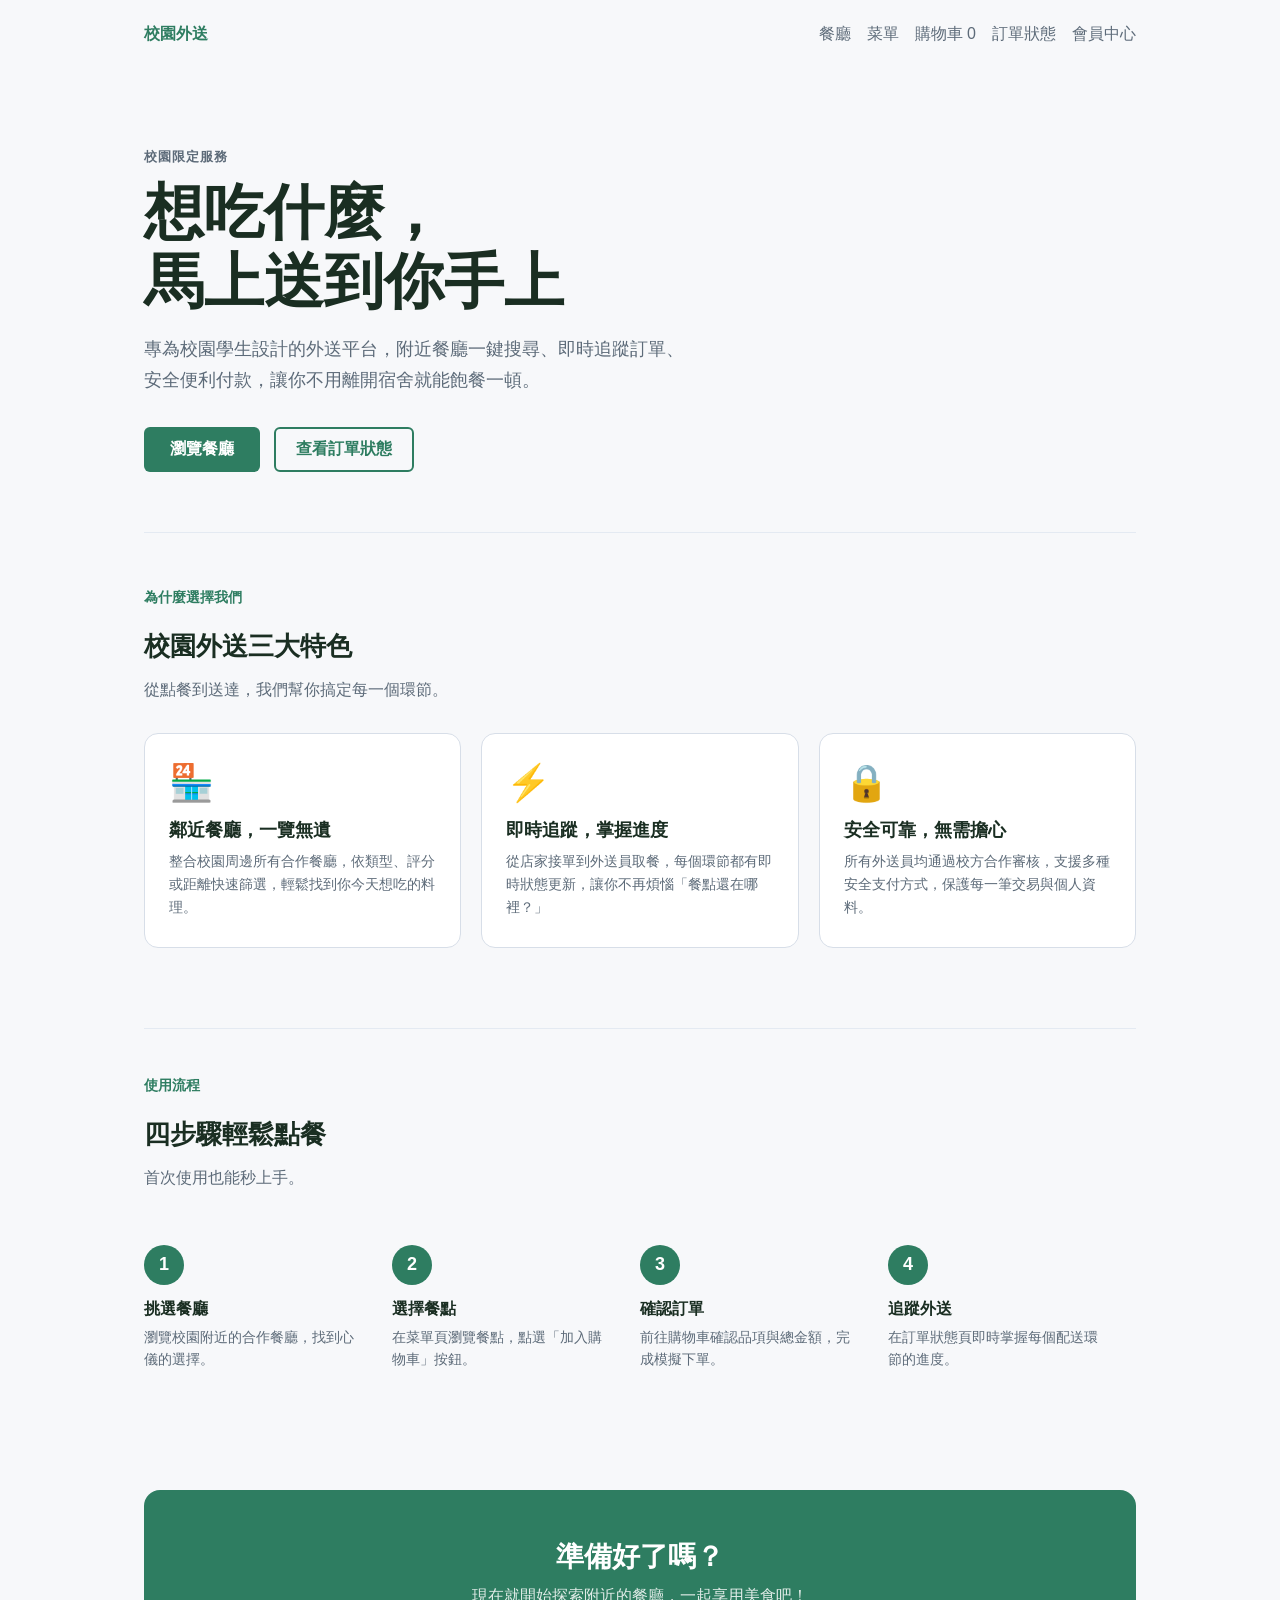
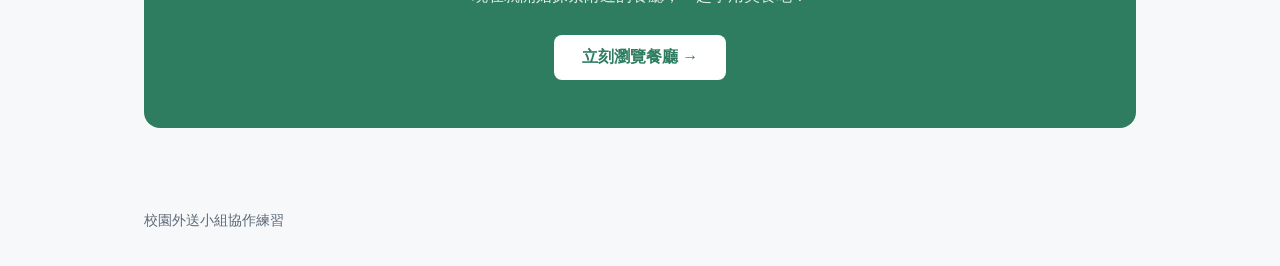
<file: index.html>
<!doctype html>
<html lang="zh-Hant">
  <head>
    <meta charset="UTF-8" />
    <meta name="viewport" content="width=device-width, initial-scale=1.0" />
    <meta name="description" content="校園外送平台｜快速、方便、只為校園學生打造的外送服務。瀏覽附近餐廳、輕鬆點餐、追蹤訂單進度。" />
    <title>校園外送｜首頁</title>
    <link rel="stylesheet" href="css/base.css" />
    <style>
      /* 首頁專屬樣式 */
      .hero {
        padding: 80px 0 60px;
        position: relative;
      }

      .hero .eyebrow {
        font-size: 13px;
        letter-spacing: 0.08em;
        text-transform: uppercase;
      }

      .hero h1 {
        font-size: clamp(38px, 6vw, 60px);
        line-height: 1.15;
        margin: 12px 0 18px;
        color: #1a2e22;
      }

      .hero-desc {
        font-size: 18px;
        max-width: 540px;
        margin-bottom: 32px;
        line-height: 1.7;
      }

      .hero-cta {
        display: flex;
        gap: 14px;
        flex-wrap: wrap;
        align-items: center;
      }

      .button-outline {
        display: inline-block;
        padding: 10px 20px;
        border: 2px solid #2e7d61;
        border-radius: 6px;
        color: #2e7d61;
        font-weight: 700;
        font-size: 16px;
        transition: background 0.2s, color 0.2s;
      }

      .button-outline:hover {
        background: #2e7d61;
        color: #fff;
      }

      .button {
        padding: 10px 24px;
        border: 2px solid transparent; /* 與 button-outline 等高 */
        font-weight: 700;
        font-size: 16px;
        margin-top: 0; /* 覆蓋 base.css 的 margin-top: 12px */
        transition: background 0.2s, transform 0.1s;
      }

      .button:hover {
        background: #236151;
        transform: translateY(-1px);
      }

      /* 服務特色區 */
      .section-title {
        font-size: 26px;
        font-weight: 700;
        color: #1a2e22;
        margin-bottom: 6px;
      }

      .section-subtitle {
        color: #5d6b79;
        margin-bottom: 32px;
        font-size: 16px;
      }

      .features-section {
        padding: 56px 0 40px;
        border-top: 1px solid #e4eaf2;
      }

      .features-grid {
        display: grid;
        grid-template-columns: repeat(auto-fit, minmax(240px, 1fr));
        gap: 20px;
        margin-bottom: 40px;
      }

      .feature-card {
        padding: 28px 24px;
        border: 1px solid #d7dee8;
        border-radius: 14px;
        background: #fff;
        transition: box-shadow 0.2s, transform 0.2s;
      }

      .feature-card:hover {
        box-shadow: 0 6px 24px rgba(46, 125, 97, 0.1);
        transform: translateY(-3px);
      }

      .feature-icon {
        font-size: 36px;
        margin-bottom: 14px;
      }

      .feature-card h3 {
        margin: 0 0 8px;
        font-size: 18px;
        color: #1a2e22;
      }

      .feature-card p {
        margin: 0;
        font-size: 14px;
        color: #5d6b79;
        line-height: 1.65;
      }

      /* 使用步驟區 */
      .steps-section {
        padding: 48px 0 56px;
        border-top: 1px solid #e4eaf2;
      }

      .steps-list {
        display: grid;
        grid-template-columns: repeat(auto-fit, minmax(180px, 1fr));
        gap: 0;
        position: relative;
        margin-bottom: 40px;
      }

      .step-item {
        display: flex;
        flex-direction: column;
        align-items: flex-start;
        padding: 24px 28px 24px 0;
      }

      .step-number {
        width: 40px;
        height: 40px;
        border-radius: 50%;
        background: #2e7d61;
        color: #fff;
        font-weight: 700;
        font-size: 18px;
        display: flex;
        align-items: center;
        justify-content: center;
        margin-bottom: 14px;
        flex-shrink: 0;
      }

      .step-item h3 {
        margin: 0 0 6px;
        font-size: 16px;
        color: #1a2e22;
      }

      .step-item p {
        margin: 0;
        font-size: 14px;
        color: #5d6b79;
        line-height: 1.6;
      }

      /* 底部 CTA 橫幅 */
      .cta-banner {
        background: #2e7d61;
        border-radius: 16px;
        padding: 48px 36px;
        text-align: center;
        margin-bottom: 56px;
        color: #fff;
      }

      .cta-banner h2 {
        margin: 0 0 10px;
        font-size: 28px;
        color: #fff;
      }

      .cta-banner p {
        margin: 0 0 28px;
        font-size: 16px;
        opacity: 0.85;
      }

      .button-white {
        display: inline-block;
        padding: 12px 28px;
        background: #fff;
        color: #2e7d61;
        font-weight: 700;
        border-radius: 8px;
        transition: opacity 0.2s, transform 0.15s;
      }

      .button-white:hover {
        opacity: 0.92;
        transform: translateY(-2px);
      }
    </style>
  </head>
  <body>
    <header class="site-header">
      <a class="brand" href="index.html">校園外送</a>
      <nav aria-label="主要導覽">
        <a href="pages/restaurants.html">餐廳</a>
        <a href="pages/menu.html">菜單</a>
        <a href="pages/cart.html">購物車 <span data-cart-count>0</span></a>
        <a href="pages/order-status.html">訂單狀態</a>
        <a href="pages/profile.html">會員中心</a>
      </nav>
    </header>

    <main class="container">
      <!-- Hero 區塊 -->
      <section class="hero" aria-labelledby="page-title">
        <p class="eyebrow">校園限定服務</p>
        <h1 id="page-title">想吃什麼，<br>馬上送到你手上</h1>
        <p class="hero-desc">專為校園學生設計的外送平台，附近餐廳一鍵搜尋、即時追蹤訂單、安全便利付款，讓你不用離開宿舍就能飽餐一頓。</p>
        <div class="hero-cta">
          <a class="button" href="pages/restaurants.html" id="hero-cta-restaurants">瀏覽餐廳</a>
          <a class="button-outline" href="pages/order-status.html" id="hero-cta-order">查看訂單狀態</a>
        </div>
      </section>

      <!-- 三大服務特色 -->
      <section class="features-section" aria-labelledby="features-title">
        <p class="eyebrow">為什麼選擇我們</p>
        <h2 class="section-title" id="features-title">校園外送三大特色</h2>
        <p class="section-subtitle">從點餐到送達，我們幫你搞定每一個環節。</p>

        <div class="features-grid">
          <article class="feature-card" id="feature-nearby">
            <div class="feature-icon">🏪</div>
            <h3>鄰近餐廳，一覽無遺</h3>
            <p>整合校園周邊所有合作餐廳，依類型、評分或距離快速篩選，輕鬆找到你今天想吃的料理。</p>
          </article>

          <article class="feature-card" id="feature-realtime">
            <div class="feature-icon">⚡</div>
            <h3>即時追蹤，掌握進度</h3>
            <p>從店家接單到外送員取餐，每個環節都有即時狀態更新，讓你不再煩惱「餐點還在哪裡？」</p>
          </article>

          <article class="feature-card" id="feature-safe">
            <div class="feature-icon">🔒</div>
            <h3>安全可靠，無需擔心</h3>
            <p>所有外送員均通過校方合作審核，支援多種安全支付方式，保護每一筆交易與個人資料。</p>
          </article>
        </div>
      </section>

      <!-- 使用步驟 -->
      <section class="steps-section" aria-labelledby="steps-title">
        <p class="eyebrow">使用流程</p>
        <h2 class="section-title" id="steps-title">四步驟輕鬆點餐</h2>
        <p class="section-subtitle">首次使用也能秒上手。</p>

        <div class="steps-list" id="steps-list">
          <div class="step-item" id="step-1">
            <div class="step-number">1</div>
            <h3>挑選餐廳</h3>
            <p>瀏覽校園附近的合作餐廳，找到心儀的選擇。</p>
          </div>
          <div class="step-item" id="step-2">
            <div class="step-number">2</div>
            <h3>選擇餐點</h3>
            <p>在菜單頁瀏覽餐點，點選「加入購物車」按鈕。</p>
          </div>
          <div class="step-item" id="step-3">
            <div class="step-number">3</div>
            <h3>確認訂單</h3>
            <p>前往購物車確認品項與總金額，完成模擬下單。</p>
          </div>
          <div class="step-item" id="step-4">
            <div class="step-number">4</div>
            <h3>追蹤外送</h3>
            <p>在訂單狀態頁即時掌握每個配送環節的進度。</p>
          </div>
        </div>
      </section>

      <!-- 底部 CTA -->
      <section class="cta-banner" aria-labelledby="cta-title">
        <h2 id="cta-title">準備好了嗎？</h2>
        <p>現在就開始探索附近的餐廳，一起享用美食吧！</p>
        <a class="button-white" href="pages/restaurants.html" id="cta-final-btn">立刻瀏覽餐廳 →</a>
      </section>
    </main>

    <footer>校園外送小組協作練習</footer>
    <script src="js/app.js"></script>
  </body>
</html>
</file>
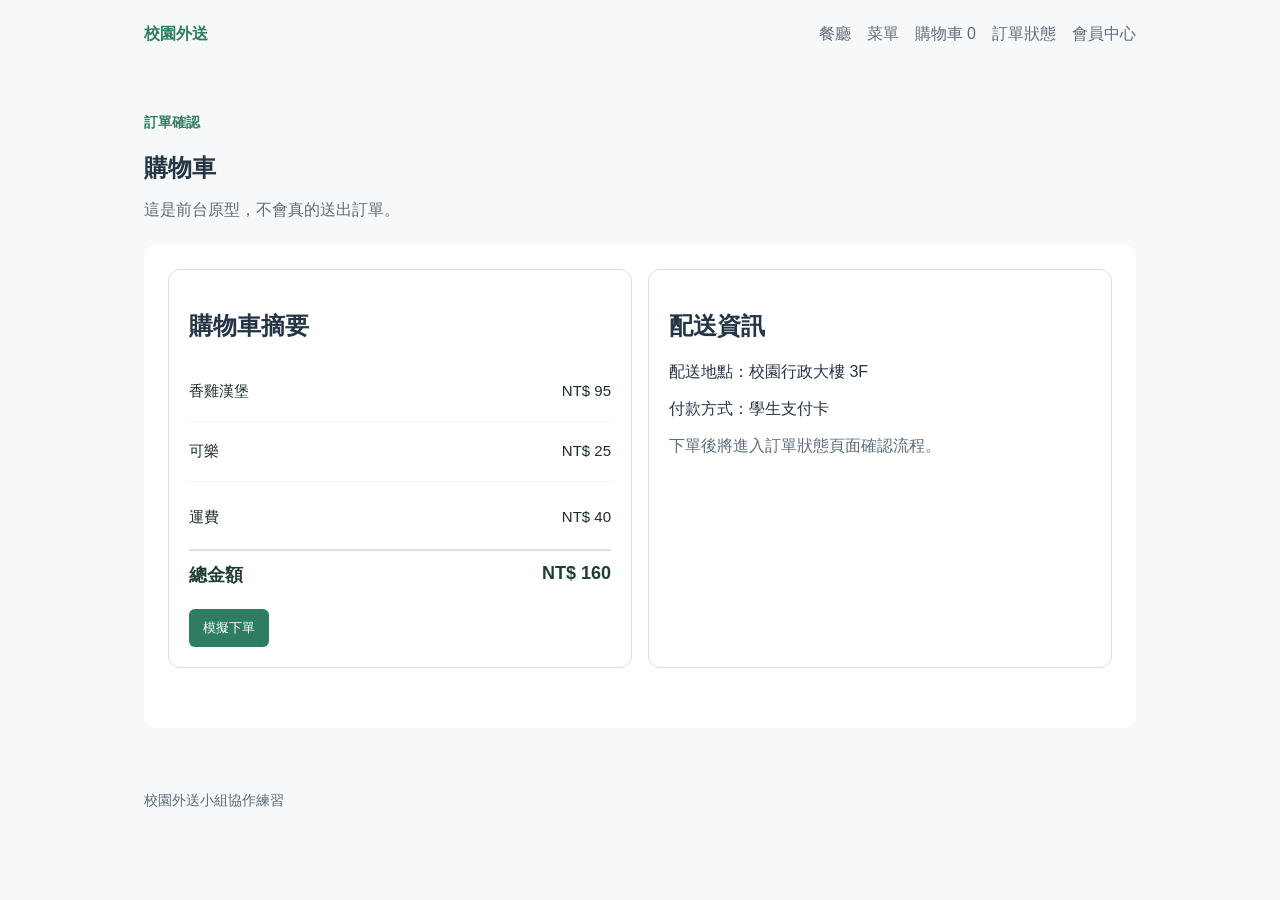
<file: pages/cart.html>
<!doctype html>
<html lang="zh-Hant">
  <head>
    <meta charset="UTF-8" />
    <meta name="viewport" content="width=device-width, initial-scale=1.0" />
    <meta name="description" content="校園外送｜購物車摘要，確認品項與金額後模擬下單。" />
    <title>校園外送｜購物車</title>
    <link rel="stylesheet" href="../css/base.css" />
    <style>
      .summary-list {
        list-style: none;
        padding: 0;
        margin: 0 0 16px;
      }

      .summary-item {
        padding: 10px 0;
        border-bottom: 1px solid #f0f3f7;
      }

      .summary-row {
        display: flex;
        justify-content: space-between;
        font-size: 15px;
        color: #1a2e22;
      }

      .summary-row.total {
        margin-top: 12px;
        font-weight: 700;
        font-size: 18px;
        border-top: 2px solid #d7dee8;
        padding-top: 12px;
      }

      .panel {
        border: none;
      }

      .card {
        transition: box-shadow 0.2s;
      }

      .card:hover {
        box-shadow: 0 6px 24px rgba(46, 125, 97, 0.1);
      }
    </style>
  </head>
  <body>
    <header class="site-header">
      <a class="brand" href="../index.html">校園外送</a>
      <nav aria-label="主要導覽">
        <a href="restaurants.html">餐廳</a>
        <a href="menu.html">菜單</a>
        <a href="cart.html">購物車 <span data-cart-count>0</span></a>
        <a href="order-status.html">訂單狀態</a>
        <a href="profile.html">會員中心</a>
      </nav>
    </header>
    <main class="container">
      <section class="page-heading">
        <p class="eyebrow">訂單確認</p>
        <h1>購物車</h1>
        <p class="muted">這是前台原型，不會真的送出訂單。</p>
      </section>

      <section class="panel">
        <div class="grid">
          <article class="card">
            <h2>購物車摘要</h2>
            <ul class="summary-list">
              <li class="summary-item">
                <div class="summary-row"><span>香雞漢堡</span><span>NT$ 95</span></div>
              </li>
              <li class="summary-item">
                <div class="summary-row"><span>可樂</span><span>NT$ 25</span></div>
              </li>
            </ul>
            <div class="summary-row"><span>運費</span><span>NT$ 40</span></div>
            <div class="summary-row total"><span>總金額</span><span>NT$ 160</span></div>
            <button type="button">模擬下單</button>
          </article>

          <article class="card">
            <h2>配送資訊</h2>
            <p>配送地點：校園行政大樓 3F</p>
            <p>付款方式：學生支付卡</p>
            <p class="muted">下單後將進入訂單狀態頁面確認流程。</p>
          </article>
        </div>
      </section>
    </main>
    <footer>校園外送小組協作練習</footer>
    <script src="../js/app.js"></script>
    <script>
      document.querySelector('button[type="button"]').addEventListener('click', function () {
        this.textContent = '✅ 訂單已送出！';
        this.style.background = '#236151';
        this.disabled = true;
      });
    </script>
  </body>
</html>
</file>
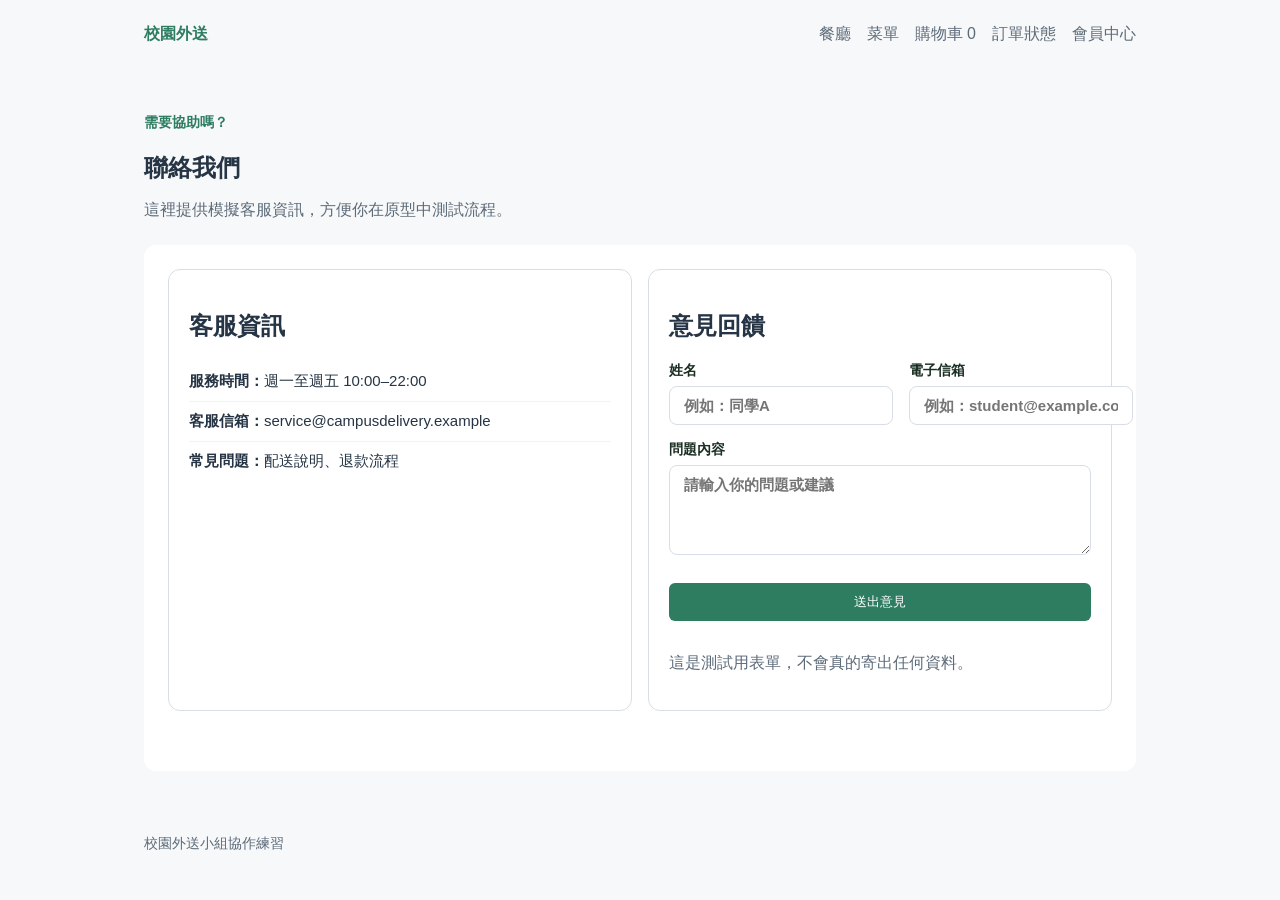
<file: pages/contact.html>
<!doctype html>
<html lang="zh-Hant">
  <head>
    <meta charset="UTF-8" />
    <meta name="viewport" content="width=device-width, initial-scale=1.0" />
    <meta name="description" content="校園外送｜聯絡客服或送出意見回饋，我們的服務團隊盡快回覆。" />
    <title>校園外送｜聯絡我們</title>
    <link rel="stylesheet" href="../css/base.css" />
    <style>
      .feedback-form {
        display: flex;
        flex-direction: column;
        gap: 16px;
      }

      .form-grid {
        display: grid;
        grid-template-columns: 1fr 1fr;
        gap: 16px;
      }

      label {
        display: flex;
        flex-direction: column;
        gap: 6px;
        font-size: 14px;
        font-weight: 700;
        color: #1a2e22;
      }

      input,
      textarea {
        padding: 10px 14px;
        border: 1px solid #d7dee8;
        border-radius: 8px;
        font-size: 15px;
        font-family: inherit;
        color: #1a2e22;
        background: #fff;
        transition: border-color 0.2s, box-shadow 0.2s;
      }

      input:focus,
      textarea:focus {
        outline: none;
        border-color: #2e7d61;
        box-shadow: 0 0 0 3px rgba(46, 125, 97, 0.12);
      }

      textarea {
        resize: vertical;
      }

      .info-list {
        list-style: none;
        padding: 0;
        margin: 0;
      }

      .info-list li {
        padding: 10px 0;
        border-bottom: 1px solid #f0f3f7;
        font-size: 15px;
      }

      .info-list li:last-child {
        border-bottom: none;
      }

      .panel {
        border: none;
      }

      @media (max-width: 640px) {
        .form-grid {
          grid-template-columns: 1fr;
        }
      }
    </style>
  </head>
  <body>
    <header class="site-header">
      <a class="brand" href="../index.html">校園外送</a>
      <nav aria-label="主要導覽">
        <a href="restaurants.html">餐廳</a>
        <a href="menu.html">菜單</a>
        <a href="cart.html">購物車 <span data-cart-count>0</span></a>
        <a href="order-status.html">訂單狀態</a>
        <a href="profile.html">會員中心</a>
      </nav>
    </header>
    <main class="container">
      <section class="page-heading">
        <p class="eyebrow">需要協助嗎？</p>
        <h1>聯絡我們</h1>
        <p class="muted">這裡提供模擬客服資訊，方便你在原型中測試流程。</p>
      </section>

      <section class="panel">
        <div class="grid">
          <article class="card">
            <h2>客服資訊</h2>
            <ul class="info-list">
              <li><strong>服務時間：</strong>週一至週五 10:00–22:00</li>
              <li><strong>客服信箱：</strong>service@campusdelivery.example</li>
              <li><strong>常見問題：</strong><a href="#">配送說明</a>、<a href="#">退款流程</a></li>
            </ul>
          </article>

          <article class="card">
            <h2>意見回饋</h2>
            <form class="feedback-form">
              <div class="form-grid">
                <label>
                  姓名
                  <input type="text" placeholder="例如：同學A" />
                </label>
                <label>
                  電子信箱
                  <input type="email" placeholder="例如：student@example.com" />
                </label>
              </div>
              <label>
                問題內容
                <textarea rows="4" placeholder="請輸入你的問題或建議"></textarea>
              </label>
              <button type="button">送出意見</button>
              <p class="muted">這是測試用表單，不會真的寄出任何資料。</p>
            </form>
          </article>
        </div>
      </section>
    </main>
    <footer>校園外送小組協作練習</footer>
    <script src="../js/app.js"></script>
    <script>
      document.querySelector('.feedback-form button').addEventListener('click', function () {
        this.textContent = '✅ 意見已送出！';
        this.style.background = '#236151';
        this.disabled = true;
      });
    </script>
  </body>
</html>
</file>
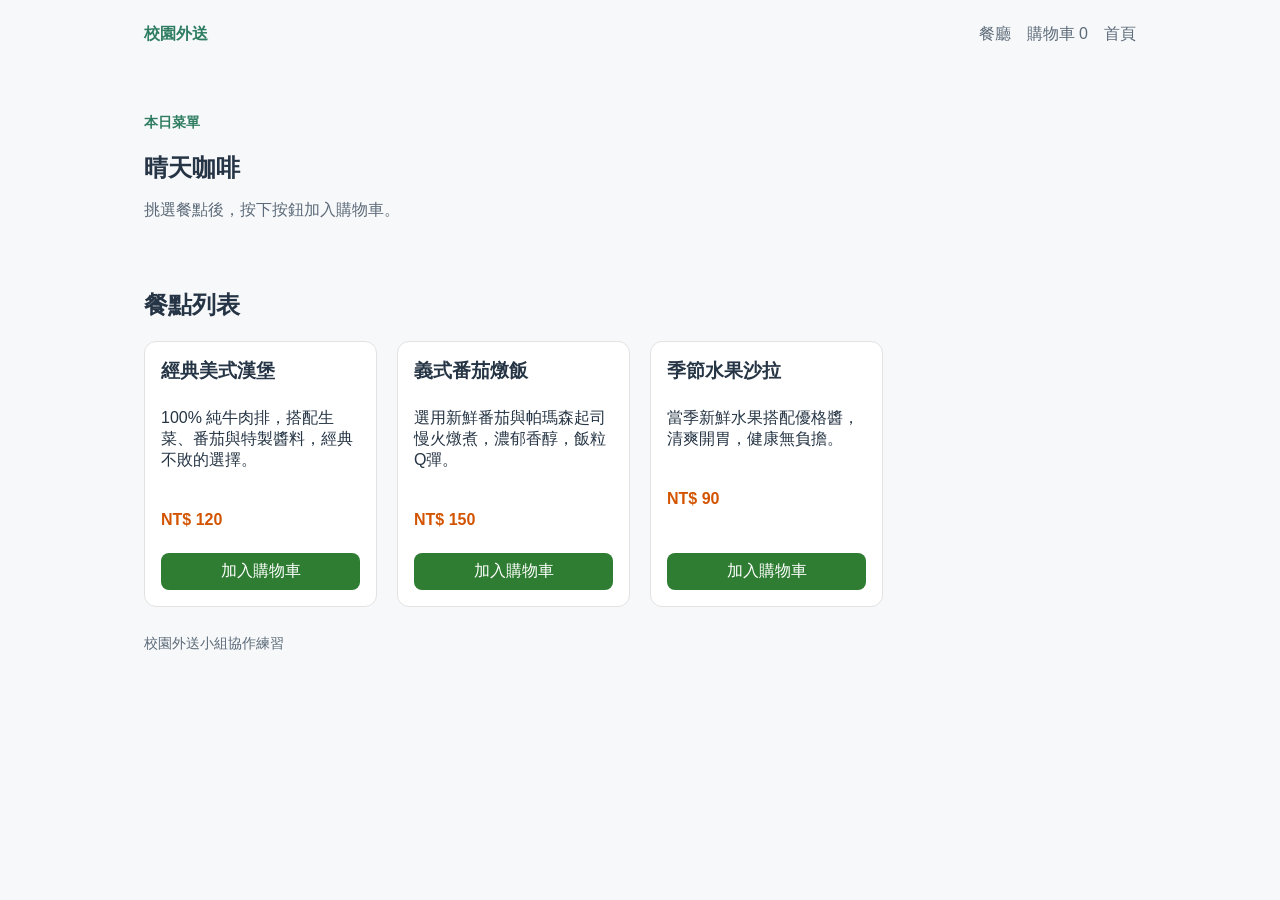
<file: pages/menu.html>
<!doctype html>
<html lang="zh-Hant">
  <head>
    <meta charset="UTF-8" />
    <meta name="viewport" content="width=device-width, initial-scale=1.0" />
    <title>校園外送｜菜單</title>
    <link rel="stylesheet" href="../css/base.css" />
    <style>
      .menu-grid {
        display: grid;
        grid-template-columns: repeat(auto-fill, minmax(220px, 1fr));
        gap: 1.25rem;
        margin-top: 1rem;
      }
      .menu-card {
        border: 1px solid #e2e2e2;
        border-radius: 12px;
        padding: 1rem;
        display: flex;
        flex-direction: column;
        gap: 0.5rem;
        background: #fff;
      }
      .menu-card h3 {
        margin: 0;
      }
      .menu-card .price {
        font-weight: bold;
        color: #d35400;
      }
      .menu-card button {
        margin-top: auto;
        cursor: pointer;
        padding: 0.5rem 1rem;
        border: none;
        border-radius: 8px;
        background: #2e7d32;
        color: #fff;
        font-size: 1rem;
      }
      .menu-card button:hover {
        background: #256428;
      }
    </style>
  </head>
  <body>
    <header class="site-header">
      <a class="brand" href="../index.html">校園外送</a>
      <nav aria-label="主要導覽"><a href="restaurants.html">餐廳</a><a href="cart.html">購物車 <span data-cart-count>0</span></a><a href="../index.html">首頁</a></nav>
    </header>
    <main class="container">
      <section class="page-heading"><p class="eyebrow">本日菜單</p><h1>晴天咖啡</h1><p class="muted">挑選餐點後，按下按鈕加入購物車。</p></section>
      <p class="status-message" data-status-message aria-live="polite"></p>

      <section class="menu-list">
        <h2>餐點列表</h2>
        <div class="menu-grid">
          <article class="menu-card">
            <h3>經典美式漢堡</h3>
            <p>100% 純牛肉排，搭配生菜、番茄與特製醬料，經典不敗的選擇。</p>
            <p class="price">NT$ 120</p>
            <button type="button" data-add-to-cart data-item-name="經典美式漢堡" data-item-price="120">
              加入購物車
            </button>
          </article>

          <article class="menu-card">
            <h3>義式番茄燉飯</h3>
            <p>選用新鮮番茄與帕瑪森起司慢火燉煮，濃郁香醇，飯粒Q彈。</p>
            <p class="price">NT$ 150</p>
            <button type="button" data-add-to-cart data-item-name="義式番茄燉飯" data-item-price="150">
              加入購物車
            </button>
          </article>

          <article class="menu-card">
            <h3>季節水果沙拉</h3>
            <p>當季新鮮水果搭配優格醬，清爽開胃，健康無負擔。</p>
            <p class="price">NT$ 90</p>
            <button type="button" data-add-to-cart data-item-name="季節水果沙拉" data-item-price="90">
              加入購物車
            </button>
          </article>
        </div>
      </section>
    </main>
    <footer>校園外送小組協作練習</footer><script src="../js/app.js"></script>
    <script>
      // 若 app.js 尚未實作 data-add-to-cart 的行為，這裡提供備援邏輯，
      // 確保「點擊按鈕時顯示已加入的提示」的驗收條件可以獨立運作。
      (function () {
        var statusEl = document.querySelector("[data-status-message]");
        var cartCountEl = document.querySelector("[data-cart-count]");
        var count = parseInt(cartCountEl && cartCountEl.textContent, 10) || 0;

        document.querySelectorAll("[data-add-to-cart]").forEach(function (btn) {
          btn.addEventListener("click", function () {
            var name = btn.getAttribute("data-item-name") || "餐點";
            count += 1;
            if (cartCountEl) cartCountEl.textContent = count;
            if (statusEl) {
              statusEl.textContent = "已將「" + name + "」加入購物車！";
            }
          });
        });
      })();
    </script>
  </body>
</html>
</file>
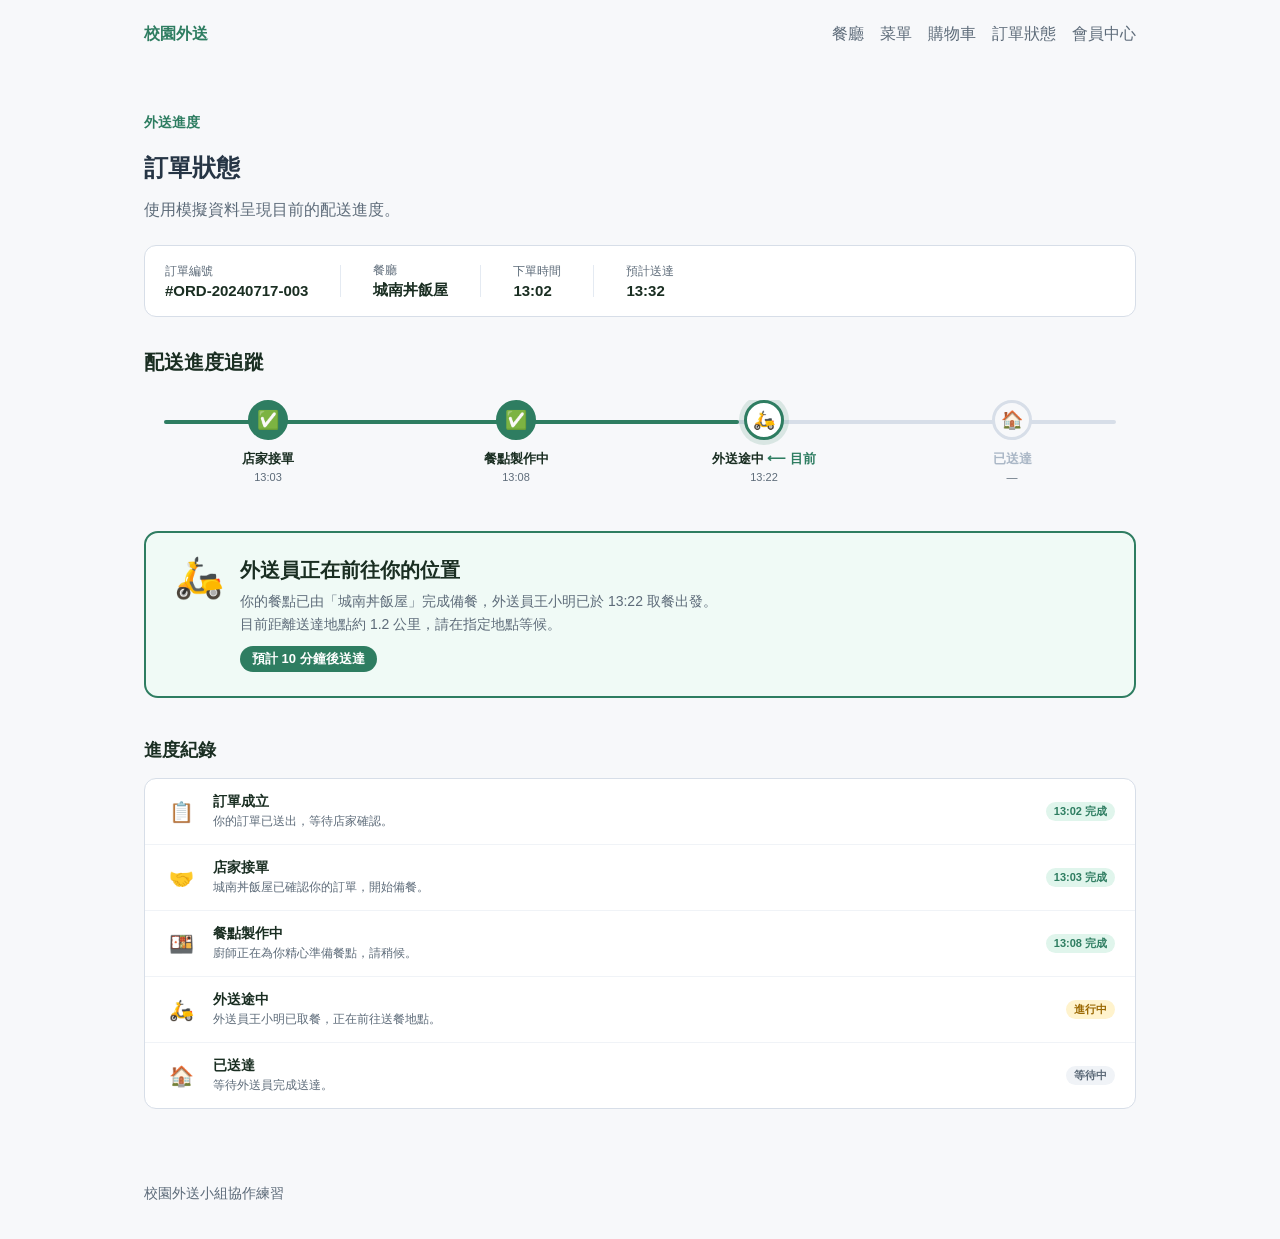
<file: pages/order-status.html>
<!doctype html>
<html lang="zh-Hant">
  <head>
    <meta charset="UTF-8" />
    <meta name="viewport" content="width=device-width, initial-scale=1.0" />
    <meta name="description" content="校園外送｜訂單狀態追蹤，即時掌握店家接單、餐點製作、外送途中每個配送環節。" />
    <title>校園外送｜訂單狀態</title>
    <link rel="stylesheet" href="../css/base.css" />
    <style>
      /* 訂單狀態頁專屬樣式 */
      .order-info-bar {
        display: flex;
        flex-wrap: wrap;
        gap: 12px 32px;
        align-items: center;
        padding: 16px 20px;
        background: #fff;
        border: 1px solid #d7dee8;
        border-radius: 12px;
        margin-bottom: 32px;
      }

      .order-info-bar .label {
        font-size: 12px;
        color: #5d6b79;
        margin-bottom: 2px;
      }

      .order-info-bar .value {
        font-weight: 700;
        font-size: 15px;
        color: #1a2e22;
      }

      .order-info-divider {
        width: 1px;
        height: 32px;
        background: #e4eaf2;
      }

      /* 進度條主體 */
      .progress-section {
        margin-bottom: 40px;
      }

      .progress-track {
        display: flex;
        align-items: flex-start;
        position: relative;
        margin-bottom: 40px;
        overflow-x: auto;
        padding-bottom: 8px;
      }

      /* 連接線 */
      .progress-track::before {
        content: "";
        position: absolute;
        top: 20px;
        left: 20px;
        right: 20px;
        height: 4px;
        background: #d7dee8;
        border-radius: 2px;
        z-index: 0;
      }

      .progress-fill {
        position: absolute;
        top: 20px;
        left: 20px;
        height: 4px;
        background: #2e7d61;
        border-radius: 2px;
        z-index: 1;
        transition: width 1s ease;
      }

      /* 單一步驟 */
      .step {
        flex: 1;
        display: flex;
        flex-direction: column;
        align-items: center;
        text-align: center;
        position: relative;
        z-index: 2;
        min-width: 110px;
        padding: 0 8px;
      }

      .step-dot {
        width: 40px;
        height: 40px;
        border-radius: 50%;
        border: 3px solid #d7dee8;
        background: #f7f8fa;
        display: flex;
        align-items: center;
        justify-content: center;
        font-size: 18px;
        margin-bottom: 10px;
        transition: border-color 0.4s, background 0.4s, box-shadow 0.4s;
        flex-shrink: 0;
      }

      .step.done .step-dot {
        border-color: #2e7d61;
        background: #2e7d61;
      }

      .step.active .step-dot {
        border-color: #2e7d61;
        background: #fff;
        box-shadow: 0 0 0 5px rgba(46, 125, 97, 0.15);
        animation: pulse 1.6s ease infinite;
      }

      @keyframes pulse {
        0%, 100% { box-shadow: 0 0 0 5px rgba(46, 125, 97, 0.15); }
        50% { box-shadow: 0 0 0 9px rgba(46, 125, 97, 0.08); }
      }

      .step-label {
        font-size: 13px;
        font-weight: 700;
        color: #aab7c6;
        transition: color 0.4s;
        line-height: 1.4;
      }

      .step.done .step-label,
      .step.active .step-label {
        color: #1a2e22;
      }

      .step-time {
        font-size: 11px;
        color: #5d6b79;
        margin-top: 3px;
      }

      .step.active .step-label::after {
        content: " ⟵ 目前";
        color: #2e7d61;
        font-weight: 700;
        white-space: nowrap;
      }

      /* 詳細說明卡片 */
      .status-detail-card {
        border: 2px solid #2e7d61;
        border-radius: 14px;
        padding: 24px 28px;
        background: #f0faf6;
        margin-bottom: 32px;
        display: flex;
        gap: 16px;
        align-items: flex-start;
      }

      .status-detail-icon {
        font-size: 40px;
        line-height: 1;
        flex-shrink: 0;
      }

      .status-detail-card h2 {
        margin: 0 0 6px;
        font-size: 20px;
        color: #1a2e22;
      }

      .status-detail-card p {
        margin: 0;
        color: #5d6b79;
        font-size: 14px;
        line-height: 1.65;
      }

      .eta-tag {
        display: inline-block;
        margin-top: 10px;
        padding: 4px 12px;
        background: #2e7d61;
        color: #fff;
        border-radius: 20px;
        font-size: 13px;
        font-weight: 700;
      }

      /* 歷史紀錄 */
      .history-section {
        margin-bottom: 48px;
      }

      .history-section h2 {
        font-size: 18px;
        margin-bottom: 16px;
        color: #1a2e22;
      }

      .history-list {
        list-style: none;
        margin: 0;
        padding: 0;
        border: 1px solid #d7dee8;
        border-radius: 12px;
        background: #fff;
        overflow: hidden;
      }

      .history-item {
        display: flex;
        align-items: center;
        gap: 16px;
        padding: 14px 20px;
        border-bottom: 1px solid #f0f3f7;
        transition: background 0.15s;
      }

      .history-item:last-child {
        border-bottom: none;
      }

      .history-item:hover {
        background: #f7f8fa;
      }

      .history-icon {
        font-size: 20px;
        width: 32px;
        text-align: center;
        flex-shrink: 0;
      }

      .history-text {
        flex: 1;
      }

      .history-text strong {
        display: block;
        font-size: 14px;
        color: #1a2e22;
      }

      .history-text span {
        font-size: 12px;
        color: #5d6b79;
      }

      .history-badge {
        font-size: 11px;
        padding: 2px 8px;
        border-radius: 10px;
        font-weight: 700;
        white-space: nowrap;
      }

      .badge-done {
        background: #e0f5ec;
        color: #2e7d61;
      }

      .badge-active {
        background: #fff3cd;
        color: #9a6700;
      }

      .badge-pending {
        background: #f0f3f7;
        color: #5d6b79;
      }
    </style>
  </head>
  <body>
    <header class="site-header">
      <a class="brand" href="../index.html">校園外送</a>
      <nav aria-label="主要導覽">
        <a href="restaurants.html">餐廳</a>
        <a href="menu.html">菜單</a>
        <a href="cart.html">購物車</a>
        <a href="order-status.html">訂單狀態</a>
        <a href="profile.html">會員中心</a>
      </nav>
    </header>

    <main class="container">
      <!-- 頁面標題 -->
      <section class="page-heading">
        <p class="eyebrow">外送進度</p>
        <h1>訂單狀態</h1>
        <p class="muted">使用模擬資料呈現目前的配送進度。</p>
      </section>

      <!-- 訂單基本資訊 -->
      <div class="order-info-bar" role="region" aria-label="訂單資訊">
        <div>
          <div class="label">訂單編號</div>
          <div class="value">#ORD-20240717-003</div>
        </div>
        <div class="order-info-divider" aria-hidden="true"></div>
        <div>
          <div class="label">餐廳</div>
          <div class="value">城南丼飯屋</div>
        </div>
        <div class="order-info-divider" aria-hidden="true"></div>
        <div>
          <div class="label">下單時間</div>
          <div class="value">13:02</div>
        </div>
        <div class="order-info-divider" aria-hidden="true"></div>
        <div>
          <div class="label">預計送達</div>
          <div class="value">13:32</div>
        </div>
      </div>

      <!-- 進度追蹤 -->
      <section class="progress-section" aria-labelledby="progress-title">
        <h2 id="progress-title" class="section-title" style="font-size:20px;margin-bottom:24px;color:#1a2e22;">配送進度追蹤</h2>

        <div class="progress-track" role="list" aria-label="訂單進度步驟">
          <!-- 進度填充條：目前在第3步（外送途中），約 60% -->
          <div class="progress-fill" id="progress-fill" style="width: calc(60% - 20px);"></div>

          <!-- 步驟 1：店家接單 -->
          <div class="step done" role="listitem" id="step-received" aria-label="店家接單，已完成">
            <div class="step-dot" aria-hidden="true">✅</div>
            <div class="step-label">店家接單</div>
            <div class="step-time">13:03</div>
          </div>

          <!-- 步驟 2：備餐中 -->
          <div class="step done" role="listitem" id="step-preparing" aria-label="餐點製作中，已完成">
            <div class="step-dot" aria-hidden="true">✅</div>
            <div class="step-label">餐點製作中</div>
            <div class="step-time">13:08</div>
          </div>

          <!-- 步驟 3：外送途中 (目前狀態) -->
          <div class="step active" role="listitem" id="step-delivering" aria-label="外送途中，進行中">
            <div class="step-dot" aria-hidden="true">🛵</div>
            <div class="step-label">外送途中</div>
            <div class="step-time">13:22</div>
          </div>

          <!-- 步驟 4：已送達 -->
          <div class="step" role="listitem" id="step-delivered" aria-label="已送達，尚未完成">
            <div class="step-dot" aria-hidden="true">🏠</div>
            <div class="step-label">已送達</div>
            <div class="step-time">—</div>
          </div>
        </div>

        <!-- 目前狀態詳細說明 -->
        <div class="status-detail-card" id="status-detail" role="status" aria-live="polite">
          <div class="status-detail-icon" aria-hidden="true">🛵</div>
          <div>
            <h2>外送員正在前往你的位置</h2>
            <p>你的餐點已由「城南丼飯屋」完成備餐，外送員王小明已於 13:22 取餐出發。<br>目前距離送達地點約 1.2 公里，請在指定地點等候。</p>
            <span class="eta-tag">預計 10 分鐘後送達</span>
          </div>
        </div>
      </section>

      <!-- 歷史紀錄 -->
      <section class="history-section" aria-labelledby="history-title">
        <h2 id="history-title">進度紀錄</h2>
        <ul class="history-list">
          <li class="history-item">
            <span class="history-icon" aria-hidden="true">📋</span>
            <div class="history-text">
              <strong>訂單成立</strong>
              <span>你的訂單已送出，等待店家確認。</span>
            </div>
            <span class="history-badge badge-done">13:02 完成</span>
          </li>
          <li class="history-item">
            <span class="history-icon" aria-hidden="true">🤝</span>
            <div class="history-text">
              <strong>店家接單</strong>
              <span>城南丼飯屋已確認你的訂單，開始備餐。</span>
            </div>
            <span class="history-badge badge-done">13:03 完成</span>
          </li>
          <li class="history-item">
            <span class="history-icon" aria-hidden="true">🍱</span>
            <div class="history-text">
              <strong>餐點製作中</strong>
              <span>廚師正在為你精心準備餐點，請稍候。</span>
            </div>
            <span class="history-badge badge-done">13:08 完成</span>
          </li>
          <li class="history-item">
            <span class="history-icon" aria-hidden="true">🛵</span>
            <div class="history-text">
              <strong>外送途中</strong>
              <span>外送員王小明已取餐，正在前往送餐地點。</span>
            </div>
            <span class="history-badge badge-active">進行中</span>
          </li>
          <li class="history-item">
            <span class="history-icon" aria-hidden="true">🏠</span>
            <div class="history-text">
              <strong>已送達</strong>
              <span>等待外送員完成送達。</span>
            </div>
            <span class="history-badge badge-pending">等待中</span>
          </li>
        </ul>
      </section>
    </main>

    <footer>校園外送小組協作練習</footer>
    <script src="../js/app.js"></script>
  </body>
</html>
</file>
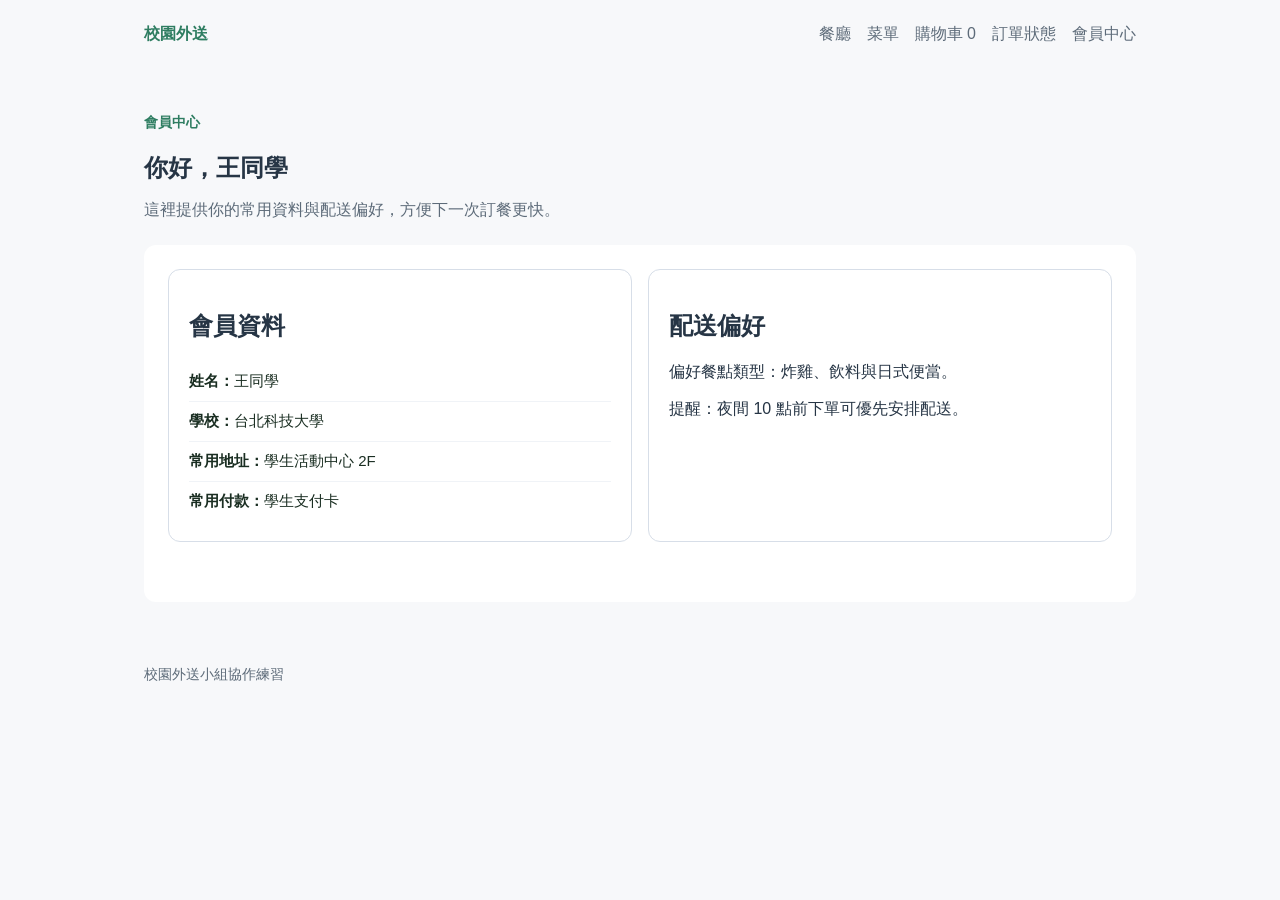
<file: pages/profile.html>
<!doctype html>
<html lang="zh-Hant">
  <head>
    <meta charset="UTF-8" />
    <meta name="viewport" content="width=device-width, initial-scale=1.0" />
    <meta name="description" content="校園外送｜會員中心，查閱個人資料與配送偏好設定。" />
    <title>校園外送｜會員中心</title>
    <link rel="stylesheet" href="../css/base.css" />
    <style>
      .info-list {
        list-style: none;
        padding: 0;
        margin: 0;
      }

      .info-list li {
        padding: 10px 0;
        border-bottom: 1px solid #f0f3f7;
        font-size: 15px;
        color: #1a2e22;
      }

      .info-list li:last-child {
        border-bottom: none;
      }

      .card {
        transition: box-shadow 0.2s;
      }

      .card:hover {
        box-shadow: 0 6px 24px rgba(46, 125, 97, 0.1);
      }

      .panel {
        border: none;
      }
    </style>
  </head>
  <body>
    <header class="site-header">
      <a class="brand" href="../index.html">校園外送</a>
      <nav aria-label="主要導覽">
        <a href="restaurants.html">餐廳</a>
        <a href="menu.html">菜單</a>
        <a href="cart.html">購物車 <span data-cart-count>0</span></a>
        <a href="order-status.html">訂單狀態</a>
        <a href="profile.html">會員中心</a>
      </nav>
    </header>
    <main class="container">
      <section class="page-heading">
        <p class="eyebrow">會員中心</p>
        <h1>你好，王同學</h1>
        <p class="muted">這裡提供你的常用資料與配送偏好，方便下一次訂餐更快。</p>
      </section>

      <section class="panel">
        <div class="grid">
          <article class="card">
            <h2>會員資料</h2>
            <ul class="info-list">
              <li><strong>姓名：</strong>王同學</li>
              <li><strong>學校：</strong>台北科技大學</li>
              <li><strong>常用地址：</strong>學生活動中心 2F</li>
              <li><strong>常用付款：</strong>學生支付卡</li>
            </ul>
          </article>

          <article class="card">
            <h2>配送偏好</h2>
            <p>偏好餐點類型：炸雞、飲料與日式便當。</p>
            <p>提醒：夜間 10 點前下單可優先安排配送。</p>
          </article>
        </div>
      </section>
    </main>
    <footer>校園外送小組協作練習</footer>
    <script src="../js/app.js"></script>
  </body>
</html>
</file>
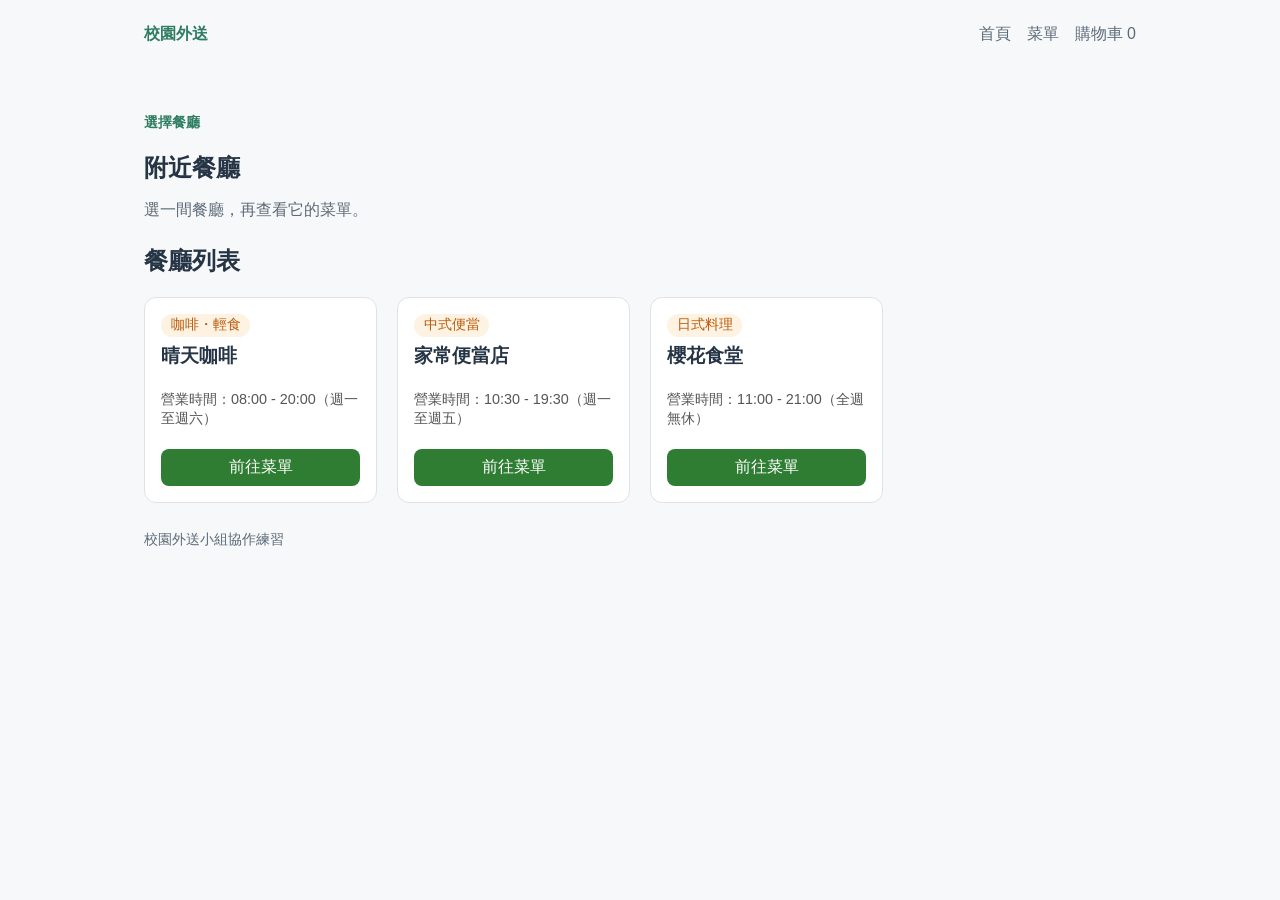
<file: pages/restaurants.html>
<!doctype html>
<html lang="zh-Hant">
  <head>
    <meta charset="UTF-8" />
    <meta name="viewport" content="width=device-width, initial-scale=1.0" />
    <title>校園外送｜餐廳</title>
    <link rel="stylesheet" href="../css/base.css" />
    <style>
      .restaurant-grid {
        display: grid;
        grid-template-columns: repeat(auto-fill, minmax(220px, 1fr));
        gap: 1.25rem;
        margin-top: 1rem;
      }
      .restaurant-card {
        border: 1px solid #e2e2e2;
        border-radius: 12px;
        padding: 1rem;
        display: flex;
        flex-direction: column;
        gap: 0.4rem;
        background: #fff;
      }
      .restaurant-card h3 {
        margin: 0;
      }
      .restaurant-card .tag {
        display: inline-block;
        align-self: flex-start;
        background: #fef3e2;
        color: #b8590a;
        font-size: 0.85rem;
        padding: 0.15rem 0.6rem;
        border-radius: 999px;
      }
      .restaurant-card .hours {
        color: #555;
        font-size: 0.9rem;
      }
      .restaurant-card a.menu-link {
        margin-top: auto;
        display: inline-block;
        text-align: center;
        padding: 0.5rem 1rem;
        border-radius: 8px;
        background: #2e7d32;
        color: #fff;
        text-decoration: none;
        font-size: 1rem;
      }
      .restaurant-card a.menu-link:hover {
        background: #256428;
      }
    </style>
  </head>
  <body>
    <header class="site-header">
      <a class="brand" href="../index.html">校園外送</a>
      <nav aria-label="主要導覽"><a href="../index.html">首頁</a><a href="menu.html">菜單</a><a href="cart.html">購物車 <span data-cart-count>0</span></a></nav>
    </header>
    <main class="container">
      <section class="page-heading"><p class="eyebrow">選擇餐廳</p><h1>附近餐廳</h1><p class="muted">選一間餐廳，再查看它的菜單。</p></section>

      <section class="restaurant-list">
        <h2>餐廳列表</h2>
        <div class="restaurant-grid">
          <article class="restaurant-card">
            <span class="tag">咖啡・輕食</span>
            <h3>晴天咖啡</h3>
            <p class="hours">營業時間：08:00 - 20:00（週一至週六）</p>
            <a class="menu-link" href="menu.html">前往菜單</a>
          </article>

          <article class="restaurant-card">
            <span class="tag">中式便當</span>
            <h3>家常便當店</h3>
            <p class="hours">營業時間：10:30 - 19:30（週一至週五）</p>
            <a class="menu-link" href="menu.html">前往菜單</a>
          </article>

          <article class="restaurant-card">
            <span class="tag">日式料理</span>
            <h3>櫻花食堂</h3>
            <p class="hours">營業時間：11:00 - 21:00（全週無休）</p>
            <a class="menu-link" href="menu.html">前往菜單</a>
          </article>
        </div>
      </section>
    </main>
    <footer>校園外送小組協作練習</footer><script src="../js/app.js"></script>
  </body>
</html>
</file>
<file: css/base.css>
:root {
  color: #263545;
  background: #f7f8fa;
  font-family: -apple-system, BlinkMacSystemFont, "Segoe UI", sans-serif;
}

* {
  box-sizing: border-box;
}

body {
  margin: 0;
}

a {
  color: inherit;
  text-decoration: none;
}

.site-header,
.container,
footer {
  max-width: 1040px;
  margin: 0 auto;
  padding-left: 24px;
  padding-right: 24px;
}

.site-header {
  display: flex;
  align-items: center;
  justify-content: space-between;
  min-height: 68px;
}

.site-header nav {
  display: flex;
  flex-wrap: wrap;
  gap: 16px;
  color: #5d6b79;
}

.brand,
h1,
h2,
h3 {
  font-weight: 700;
}

.brand,
.eyebrow {
  color: #2e7d61;
}

.hero {
  padding: 76px 0 50px;
}

.hero h1 {
  max-width: 650px;
  margin: 8px 0;
  font-size: clamp(36px, 6vw, 58px);
}

.hero p,
.muted,
footer {
  color: #5d6b79;
}

.eyebrow {
  margin: 0;
  font-size: 14px;
  font-weight: 700;
}

.button,
button {
  display: inline-block;
  margin-top: 12px;
  padding: 10px 14px;
  border: 0;
  border-radius: 6px;
  background: #2e7d61;
  color: #fff;
  cursor: pointer;
}

.placeholder,
.panel {
  margin-bottom: 36px;
  padding: 24px;
  border: 1px dashed #aab7c6;
  border-radius: 12px;
  background: #fff;
}

.grid {
  display: grid;
  grid-template-columns: repeat(auto-fit, minmax(220px, 1fr));
  gap: 16px;
  margin-bottom: 36px;
}

.card {
  padding: 20px;
  border: 1px solid #d7dee8;
  border-radius: 12px;
  background: #fff;
}

.card h3 {
  margin-top: 0;
}

.page-heading {
  margin: 46px 0 24px;
}

.page-heading h1 {
  margin-bottom: 8px;
}

.notice {
  padding: 16px;
  border-left: 4px solid #c87542;
  background: #fff1e7;
}

.status-message {
  min-height: 24px;
  color: #2e7d61;
  font-weight: 700;
}

.info-list,
.summary-list {
  padding: 0;
  margin: 0;
  list-style: none;
}

.info-list li,
.summary-item {
  padding: 10px 0;
  border-bottom: 1px solid #e6ebf1;
}

.summary-row {
  display: flex;
  justify-content: space-between;
  padding: 10px 0;
  color: #435260;
}

.summary-row.total {
  margin-top: 6px;
  font-weight: 700;
  color: #1f3f35;
  border-top: 1px solid #d7dee8;
}

.feedback-form {
  display: flex;
  flex-direction: column;
  gap: 12px;
}

.form-grid {
  display: grid;
  gap: 12px;
  grid-template-columns: repeat(auto-fit, minmax(200px, 1fr));
}

label {
  display: flex;
  flex-direction: column;
  gap: 6px;
  font-weight: 600;
}

input,
textarea {
  padding: 10px 12px;
  border: 1px solid #cdd7e2;
  border-radius: 6px;
  font: inherit;
}

footer {
  padding-top: 28px;
  padding-bottom: 36px;
  font-size: 14px;
}

@media (max-width: 700px) {
  .site-header {
    align-items: flex-start;
    flex-direction: column;
    gap: 14px;
    padding-top: 18px;
  }
}
</file>
